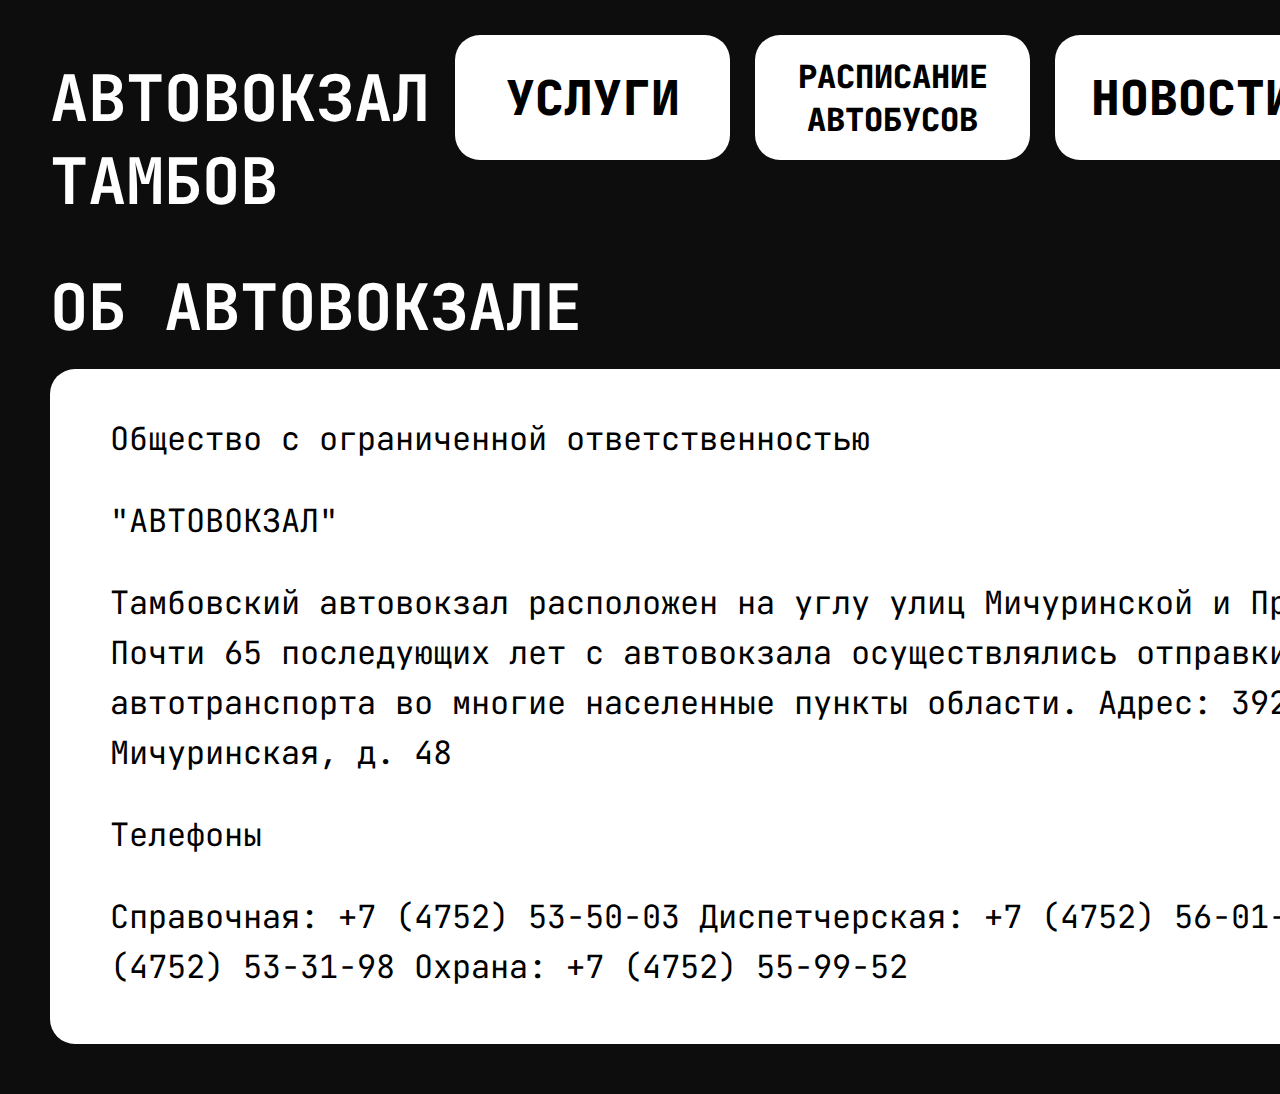
<file: site_str/about_avtovokzal.html>
<!DOCTYPE html>
<html lang="en">
<head>
    <meta name="viewport" content="width=device-width, initial-scale=1">
    <meta charset="UTF-8">
    <title>Об автовокзале</title>
    <link rel = "stylesheet" href = "../css/main_style.css" />
    <link rel = "stylesheet" href = "../css/contact_style.css" />
    <link rel="preconnect" href="https://fonts.googleapis.com">
    <link rel="preconnect" href="https://fonts.gstatic.com/" crossorigin>
    <link href="https://fonts.googleapis.com/css2?family=JetBrains+Mono:ital,wght@0,100..800;1,100..800&display=swap" rel="stylesheet">
</head>
<body>

<div class = "container">
    <div class = "basic_logo item1 basic_padding">
        <h1><a href = "../index.html" class = "a_text_white_search">АВТОВОКЗАЛ</a></h1>
        <h1><a href = "../index.html" class = "a_text_white_search">ТАМБОВ</a></h1>
    </div>
    <div class="basic_padding">
        <button type="button" class = "btn48 item2 "><a href = "services.html" class = "a_text_black">УСЛУГИ</a></button>
    </div>
    <div class="basic_padding">
        <button type="button" class = "btn32 item2 "><a href = "schedule.html" class = "a_text_black">РАСПИСАНИЕ АВТОБУСОВ</a></button>
    </div>
    <div class="basic_padding">
        <button type="button" class = "btn48 item2 "><a href = "news.html" class = "a_text_black">НОВОСТИ</a></button>
    </div>
    <div class="basic_padding">
        <button type="button" class = "btn48 item2 "><a href = "contact.html" class = "a_text_black">КОНТАКТЫ</a></button>
    </div>
</div>

<div class = "basic_logo item1 basic_padding">
    <h1>ОБ АВТОВОКЗАЛЕ</h1>
</div>

<div class = "container">
    <div class = "item4_empty">
        <p class = "text_black_p" id="text_oficial">Общество с ограниченной ответственностью </p>
        <p class = "text_black_p" id="text_oficial">"АВТОВОКЗАЛ"</p>
        <p class = "text_black_p" id="text_oficial">Тамбовский автовокзал расположен на углу улиц Мичуринской и Пролетарской с 1956 года. Почти 65 последующих лет с автовокзала осуществлялись отправки пассажирского автотранспорта во многие населенные пункты области.
            Адрес: 392018, г. Тамбов, ул. Мичуринская, д. 48</p>
        <p class = "text_black_p" id="text_oficial">Телефоны</p>
        <p class = "text_black_p" id="text_oficial">Справочная: +7 (4752) 53-50-03 Диспетчерская: +7 (4752) 56-01-11 Начальник смены: +7 (4752) 53-31-98 Охрана: +7 (4752) 55-99-52</p>
    </div>
</div>


</body>
</html>
</file>
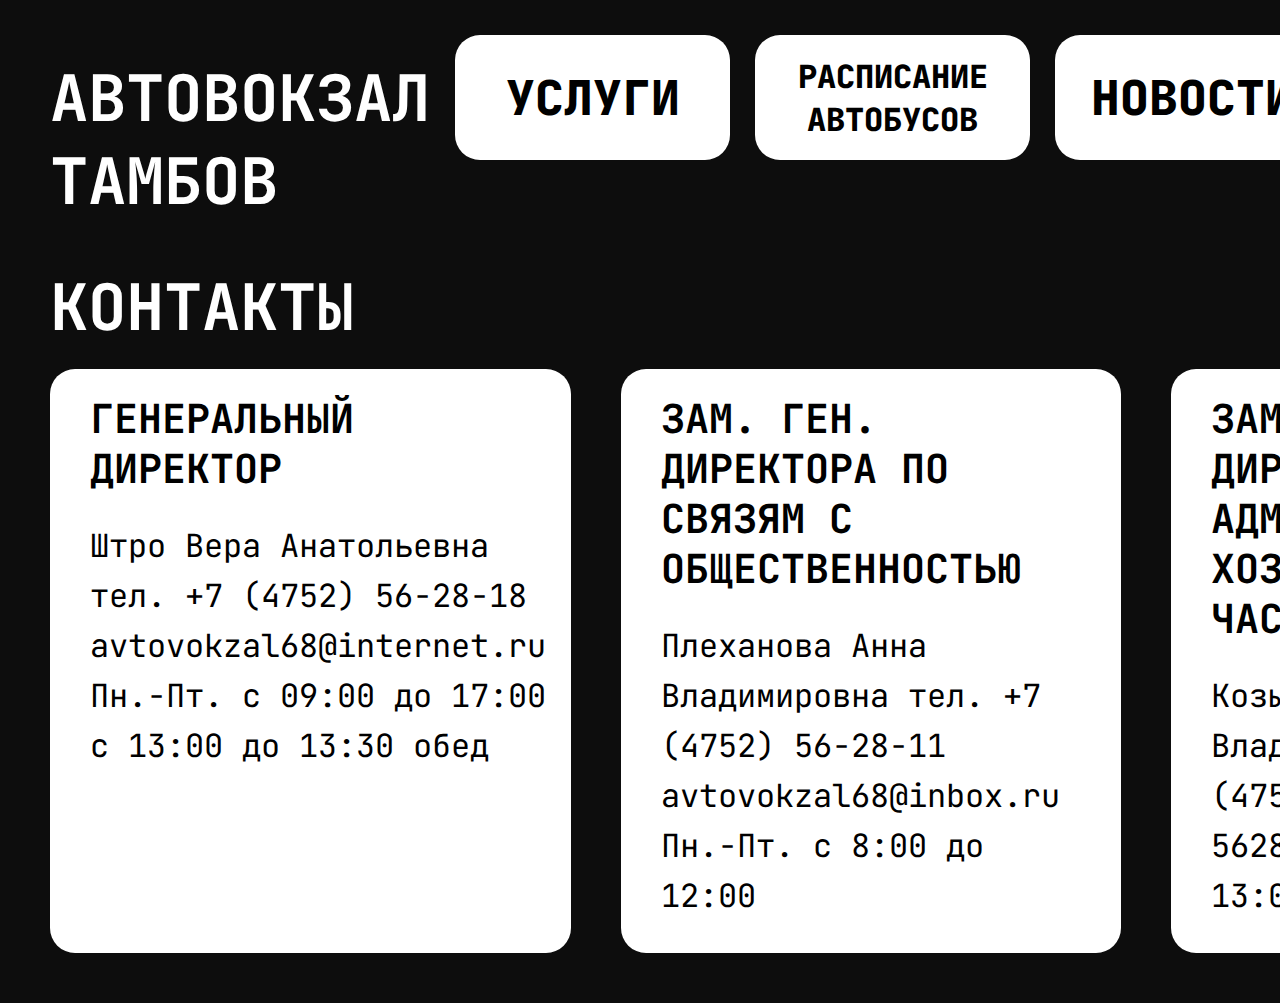
<file: site_str/contact.html>
<!DOCTYPE html>
<html lang="ru">
<head>
    <meta name="viewport" content="width=device-width, initial-scale=1">
    <meta charset="UTF-8">
    <title>Контакты</title>
    <link rel = "stylesheet" href = "../css/main_style.css" />
    <link rel = "stylesheet" href = "../css/contact_style.css" />
    <link rel="preconnect" href="https://fonts.googleapis.com">
    <link rel="preconnect" href="https://fonts.gstatic.com/" crossorigin>
    <link href="https://fonts.googleapis.com/css2?family=JetBrains+Mono:ital,wght@0,100..800;1,100..800&display=swap" rel="stylesheet">
</head>
<body>

<div class = "container">
    <div class = "basic_logo item1 basic_padding">
        <h1><a href = "../index.html" class = "a_text_white_search">АВТОВОКЗАЛ</a></h1>
        <h1><a href = "../index.html" class = "a_text_white_search">ТАМБОВ</a></h1>
    </div>
    <div class="basic_padding">
        <button type="button" class = "btn48 item2 "><a href = "services.html" class = "a_text_black">УСЛУГИ</a></button>
    </div>
    <div class="basic_padding">
        <button type="button" class = "btn32 item2 "><a href = "schedule.html" class = "a_text_black">РАСПИСАНИЕ АВТОБУСОВ</a></button>
    </div>
    <div class="basic_padding">
        <button type="button" class = "btn48 item2 "><a href = "news.html" class = "a_text_black">НОВОСТИ</a></button>
    </div>
    <div class="basic_padding">
        <button type="button" class = "btn48 item2 "><a href = "contact.html" class = "a_text_black">КОНТАКТЫ</a></button>
    </div>
</div>
<div class = "basic_logo item1 basic_padding">
    <h1>КОНТАКТЫ</h1>
</div>

<div class = "container">
    <div class = "contack_block">
        <h1 class = "text_black" id="text_oficial">ГЕНЕРАЛЬНЫЙ ДИРЕКТОР</h1>
        <p class = "text_black_p" id="text_oficial">Штро Вера Анатольевна
            тел. +7 (4752) 56-28-18
            avtovokzal68@internet.ru
            Пн.-Пт. с 09:00 до 17:00
            с 13:00 до 13:30 обед</p>
    </div>
    <div class = "contack_block">
        <h1 class = "text_black" id="text_oficial">ЗАМ. ГЕН. ДИРЕКТОРА ПО СВЯЗЯМ С ОБЩЕСТВЕННОСТЬЮ</h1>
        <p class = "text_black_p" id="text_oficial">Плеханова Анна Владимировна
            тел. +7 (4752) 56-28-11
            avtovokzal68@inbox.ru
            Пн.-Пт. с 8:00 до 12:00</p>
    </div>
    <div class = "contack_block">
        <h1 class = "text_black" id="text_oficial">ЗАМ. ГЕН. ДИРЕКТОРА ПО АДМИНИСТРАТИВНО-ХОЗЯЙСТВЕННОЙ ЧАСТИ</h1>
        <p class = "text_black_p" id="text_oficial">Козырев Максим Владимирович
            тел. +7 (4752) 56-28-11
            562811@bk.ru
            Пн.-Пт. с 13:00 до 17:00</p>
    </div>
</div>


</body>
</html>
</file>
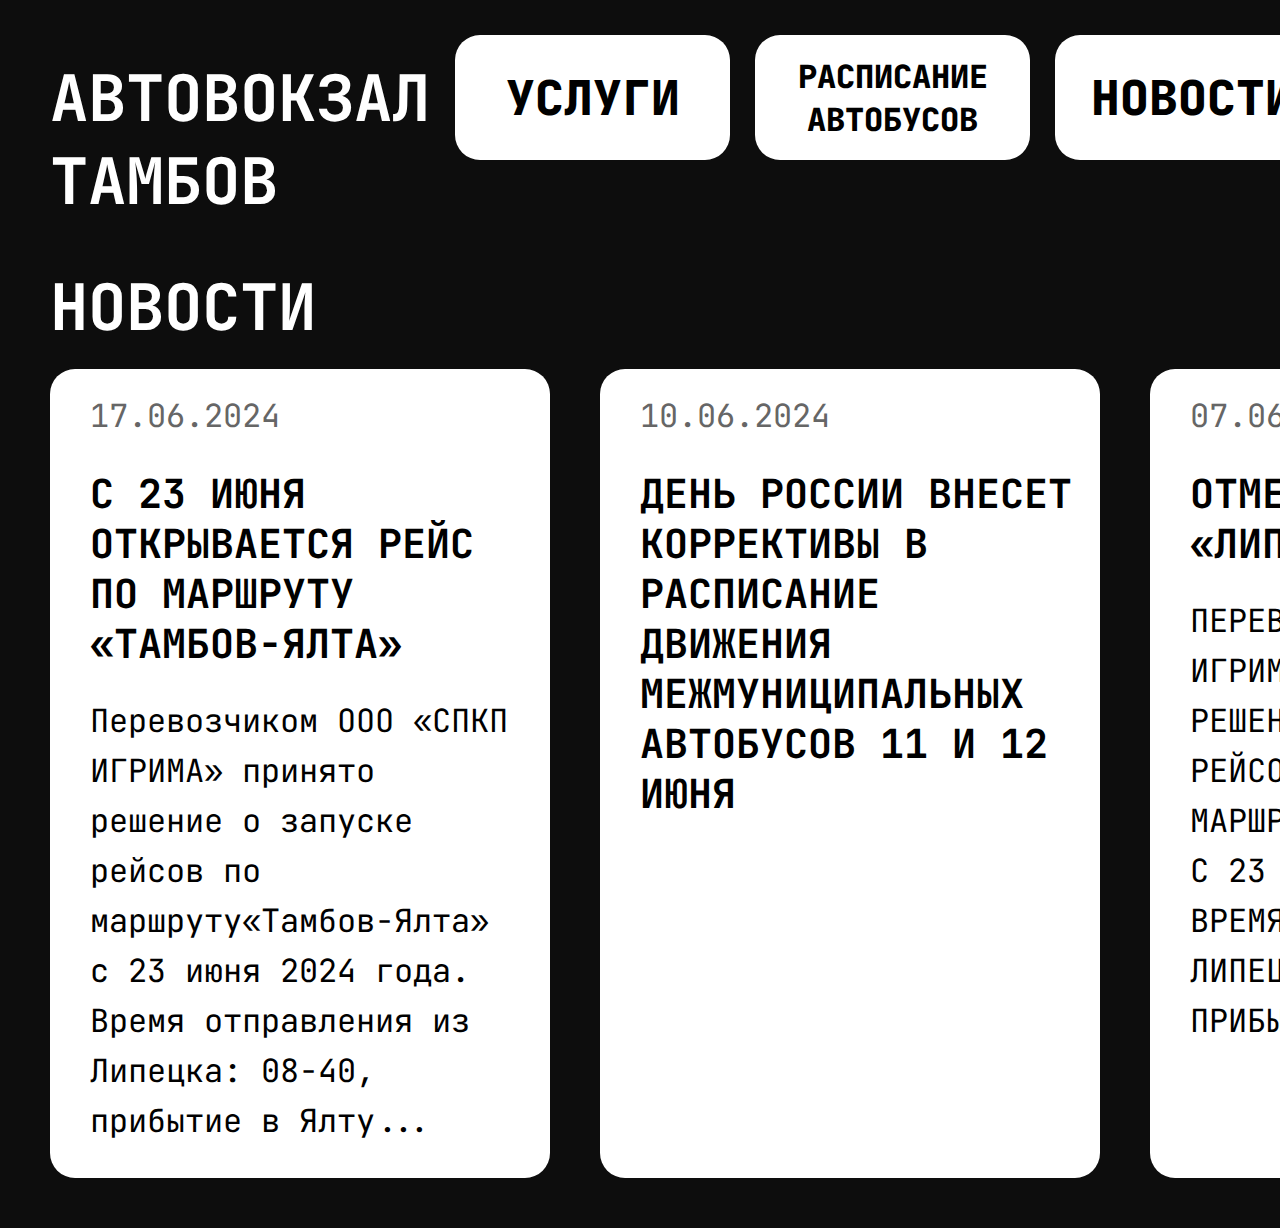
<file: site_str/news.html>
<!DOCTYPE html>
<html lang="ru">
<head>
    <meta name="viewport" content="width=device-width, initial-scale=1">
    <meta charset="UTF-8">
    <title>Новости</title>
    <link rel = "stylesheet" href = "../css/main_style.css" />
    <link rel = "stylesheet" href = "../css/contact_style.css" />
    <link rel="preconnect" href="https://fonts.googleapis.com">
    <link rel="preconnect" href="https://fonts.gstatic.com/" crossorigin>
    <link href="https://fonts.googleapis.com/css2?family=JetBrains+Mono:ital,wght@0,100..800;1,100..800&display=swap" rel="stylesheet">
</head>
<body>

<div class = "container">
    <div class = "basic_logo item1 basic_padding">
        <h1><a href = "../index.html" class = "a_text_white_search">АВТОВОКЗАЛ</a></h1>
        <h1><a href = "../index.html" class = "a_text_white_search">ТАМБОВ</a></h1>
    </div>
    <div class="basic_padding">
        <button type="button" class = "btn48 item2 "><a href = "services.html" class = "a_text_black">УСЛУГИ</a></button>
    </div>
    <div class="basic_padding">
        <button type="button" class = "btn32 item2 "><a href = "schedule.html" class = "a_text_black">РАСПИСАНИЕ АВТОБУСОВ</a></button>
    </div>
    <div class="basic_padding">
        <button type="button" class = "btn48 item2 "><a href = "news.html" class = "a_text_black">НОВОСТИ</a></button>
    </div>
    <div class="basic_padding">
        <button type="button" class = "btn48 item2 "><a href = "contact.html" class = "a_text_black">КОНТАКТЫ</a></button>
    </div>
</div>
<div class = "basic_logo item1 basic_padding">
    <h1>НОВОСТИ</h1>
</div>

<div class = "container">
    <div class = "contack_block">
        <p class = "text_black_p_name" id="text_oficial">17.06.2024</p>
        <h1 class = "text_black" id="text_oficial">С 23 ИЮНЯ ОТКРЫВАЕТСЯ РЕЙС ПО МАРШРУТУ «ТАМБОВ-ЯЛТА»</h1>
        <p class = "text_black_p" id="text_oficial">Перевозчиком ООО «СПКП ИГРИМА» принято решение о запуске рейсов по маршруту«Тамбов-Ялта» с 23 июня 2024 года. Время отправления из Липецка: 08-40, прибытие в Ялту...</p>
    </div>
    <div class = "contack_block">
        <p class = "text_black_p_name" id="text_oficial">10.06.2024</p>
        <h1 class = "text_black" id="text_oficial">ДЕНЬ РОССИИ ВНЕСЕТ КОРРЕКТИВЫ В РАСПИСАНИЕ ДВИЖЕНИЯ МЕЖМУНИЦИПАЛЬНЫХ АВТОБУСОВ 11 И 12 ИЮНЯ</h1>
        <p class = "text_black_p" id="text_oficial"></p>
    </div>
    <div class = "contack_block">
        <p class = "text_black_p_name" id="text_oficial">07.06.2024</p>
        <h1 class = "text_black" id="text_oficial">ОТМЕНА РЕЙСА «ЛИПЕЦК-ТАМБОВ»</h1>
        <p class = "text_black_p" id="text_oficial">ПЕРЕВОЗЧИКОМ ООО «СПКП ИГРИМА» ПРИНЯТО РЕШЕНИЕ О ЗАПУСКЕ РЕЙСОВ ПО МАРШРУТУ«ТАМБОВ-ЯЛТА» С 23 ИЮНЯ 2024 ГОДА. ВРЕМЯ ОТПРАВЛЕНИЯ ИЗ ЛИПЕЦКА: 08-40, ПРИБЫТИЕ В ЯЛТУ...</p>
    </div>
</div>


</body>
</html>
</file>
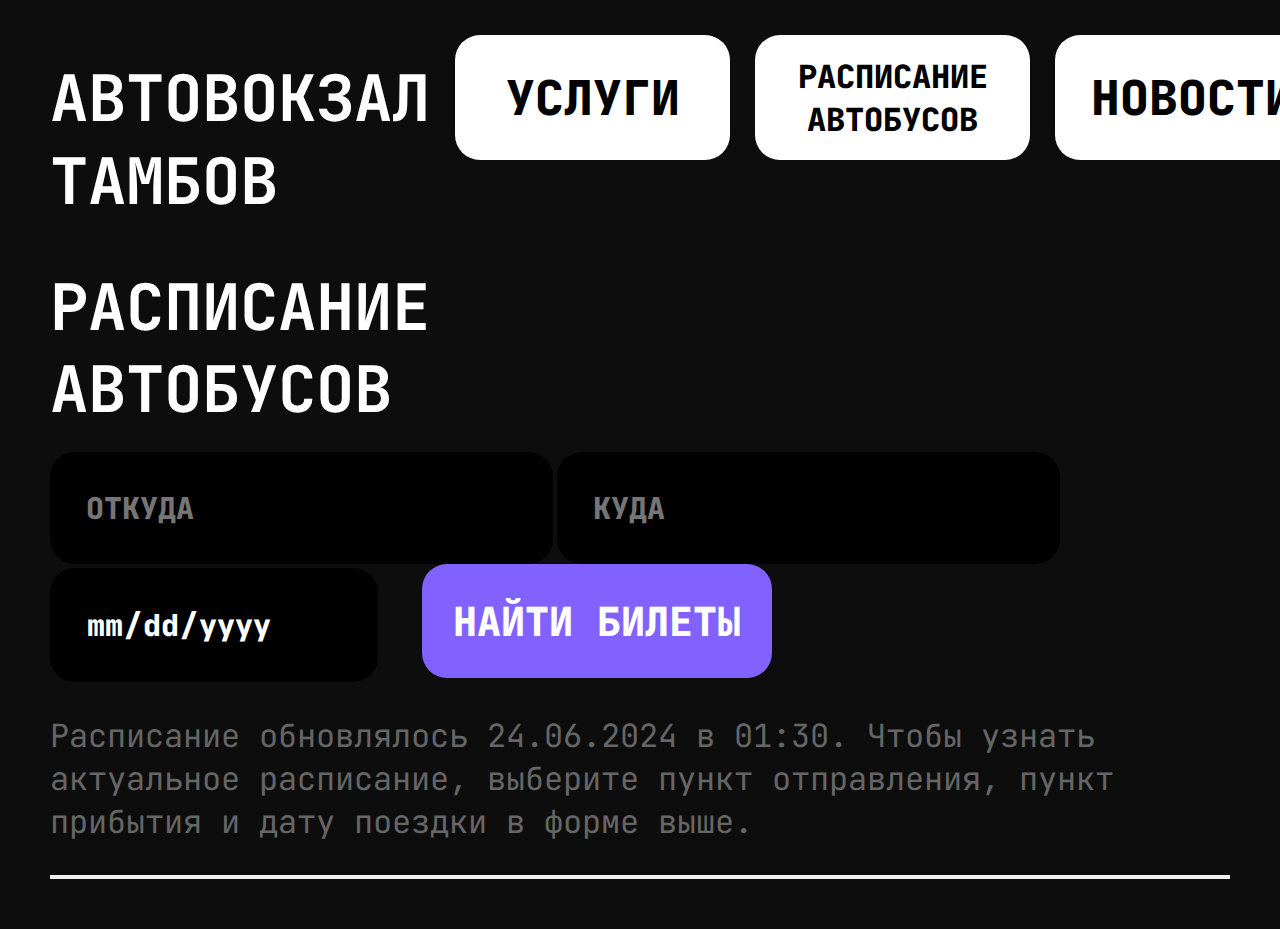
<file: site_str/schedule.html>
<!DOCTYPE html>
<html lang="en">
<head>
    <meta name="viewport" content="width=device-width, initial-scale=1">
    <meta charset="UTF-8">
    <title>Расписание</title>
    <link rel = "stylesheet" href = "../css/main_style.css" />
    <link rel = "stylesheet" href = "../css/contact_style.css" />
    <link rel="preconnect" href="https://fonts.googleapis.com">
    <link rel="preconnect" href="https://fonts.gstatic.com/" crossorigin>
    <link href="https://fonts.googleapis.com/css2?family=JetBrains+Mono:ital,wght@0,100..800;1,100..800&display=swap" rel="stylesheet">
</head>
<body>

<div class = "container">
    <div class = "basic_logo item1 basic_padding">
        <h1><a href = "../index.html" class = "a_text_white_search">АВТОВОКЗАЛ</a></h1>
        <h1><a href = "../index.html" class = "a_text_white_search">ТАМБОВ</a></h1>
    </div>
    <div class="basic_padding">
        <button type="button" class = "btn48 item2 "><a href = "services.html" class = "a_text_black">УСЛУГИ</a></button>
    </div>
    <div class="basic_padding">
        <button type="button" class = "btn32 item2 "><a href = "schedule.html" class = "a_text_black">РАСПИСАНИЕ АВТОБУСОВ</a></button>
    </div>
    <div class="basic_padding">
        <button type="button" class = "btn48 item2 "><a href = "news.html" class = "a_text_black">НОВОСТИ</a></button>
    </div>
    <div class="basic_padding">
        <button type="button" class = "btn48 item2 "><a href = "contact.html" class = "a_text_black">КОНТАКТЫ</a></button>
    </div>
</div>

<div class = "basic_logo item1 basic_padding">
    <h1>РАСПИСАНИЕ</h1>
    <h1>АВТОБУСОВ</h1>
</div>

<div class = "container">
        <div>
            <input type="search" class = "search_str" placeholder="ОТКУДА"></input>
            <input type="search" class = "search_str" placeholder="КУДА"></input>
            <input type="date" class = "search_str search_date" placeholder="ДАТА ПОЕЗДКИ"></input>
            <button type="button" class = "btn40 item5 a_text_white"><a href = "" class = "a_text_white_search">НАЙТИ БИЛЕТЫ</a></button>
        </div>
</div>

<div class = "container">
    <div>
        <p class = "text_black_p_name">Расписание обновлялось 24.06.2024 в 01:30. Чтобы узнать актуальное расписание, выберите пункт отправления, пункт прибытия и дату поездки в форме выше.</p>
    </div>
</div>

<div class = "item7"></div>

</body>
</html>
</file>
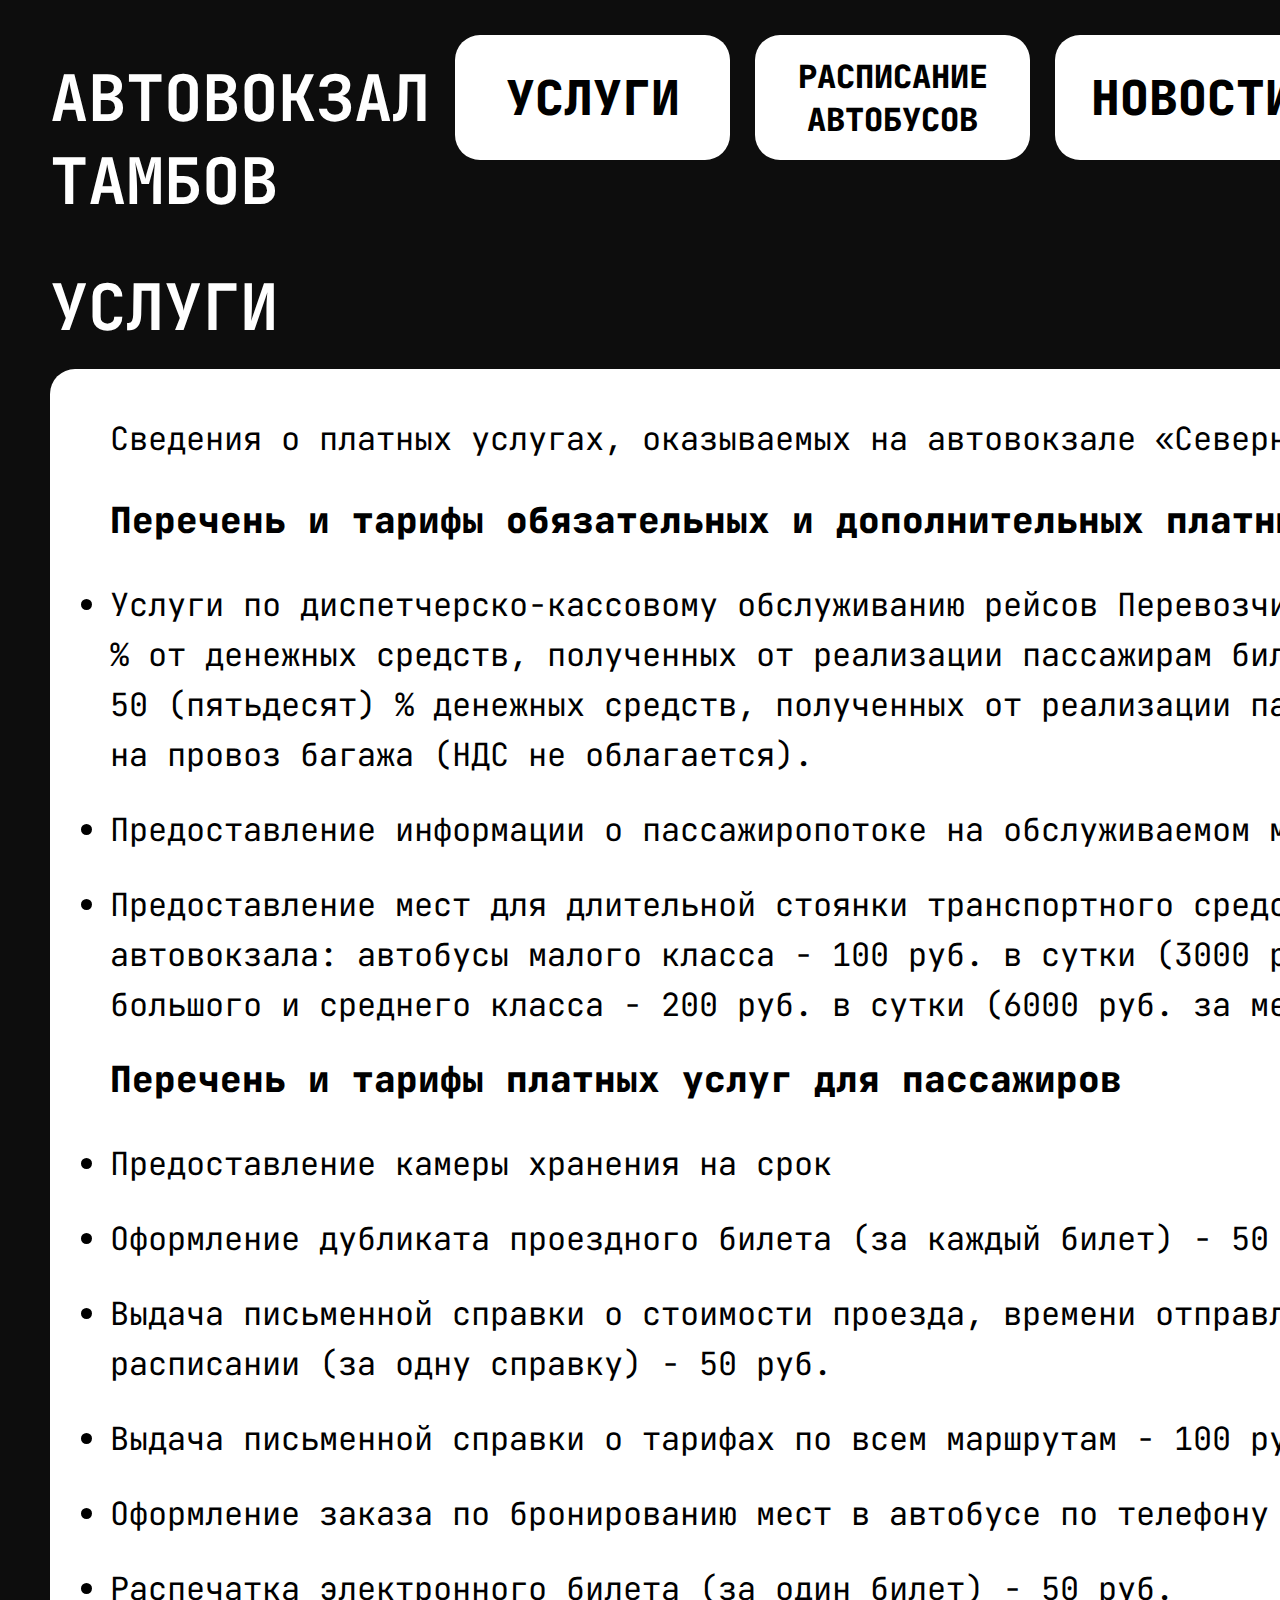
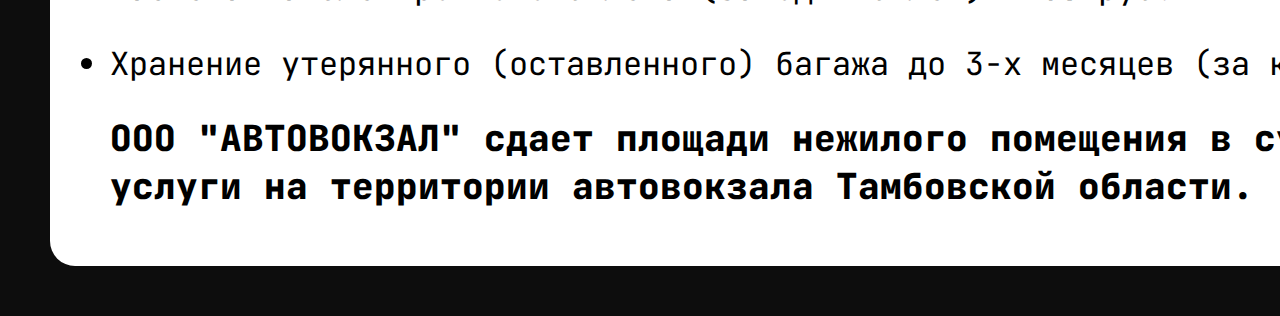
<file: site_str/services.html>
<!DOCTYPE html>
<html lang="ru">
<head>
    <meta name="viewport" content="width=device-width, initial-scale=1">
    <meta charset="UTF-8">
    <title>Услуги</title>
    <link rel = "stylesheet" href = "../css/main_style.css" />
    <link rel = "stylesheet" href = "../css/contact_style.css" />
    <link rel="preconnect" href="https://fonts.googleapis.com">
    <link rel="preconnect" href="https://fonts.gstatic.com/" crossorigin>
    <link href="https://fonts.googleapis.com/css2?family=JetBrains+Mono:ital,wght@0,100..800;1,100..800&display=swap" rel="stylesheet">
</head>
<body>

<div class = "container">
    <div class = "basic_logo item1 basic_padding">
        <h1><a href = "../index.html" class = "a_text_white_search">АВТОВОКЗАЛ</a></h1>
        <h1><a href = "../index.html" class = "a_text_white_search">ТАМБОВ</a></h1>
    </div>
    <div class="basic_padding">
        <button type="button" class = "btn48 item2 "><a href = "services.html" class = "a_text_black">УСЛУГИ</a></button>
    </div>
    <div class="basic_padding">
        <button type="button" class = "btn32 item2 "><a href = "schedule.html" class = "a_text_black">РАСПИСАНИЕ АВТОБУСОВ</a></button>
    </div>
    <div class="basic_padding">
        <button type="button" class = "btn48 item2 "><a href = "news.html" class = "a_text_black">НОВОСТИ</a></button>
    </div>
    <div class="basic_padding">
        <button type="button" class = "btn48 item2 "><a href = "contact.html" class = "a_text_black">КОНТАКТЫ</a></button>
    </div>
</div>

<div class = "basic_logo item1 basic_padding">
    <h1>УСЛУГИ</h1>
</div>

<div class = "container">
    <div class = "item4_empty">
        <p class = "text_black_p" id="text_oficial">Сведения о платных услугах, оказываемых на автовокзале «Северный».</p>
        <p class = "text_black_p" id="text_oficial"></p>
        <p class = "start_txt" id="text_oficial">Перечень и тарифы обязательных и дополнительных платных услуг для перевозчиков</p>
        <li class = "text_black_p" id = "text_oficial">Услуги по диспетчерско-кассовому обслуживанию рейсов Перевозчика составляют 20 (двадцать) % от денежных средств, полученных от реализации пассажирам билетов (НДС не облагается), и 50 (пятьдесят) % денежных средств, полученных от реализации пассажирам багажных квитанций на провоз багажа (НДС не облагается).</li>
        <li class = "text_black_p" id = "text_oficial">Предоставление информации о пассажиропотоке на обслуживаемом маршруте - 500 руб.</li>
        <li class = "text_black_p" id = "text_oficial">Предоставление мест для длительной стоянки транспортного средства на территории автовокзала: автобусы малого класса - 100 руб. в сутки (3000 руб. за месяц)
            автобусы большого и среднего класса - 200 руб. в сутки (6000 руб. за месяц)</li>
        <p class = "start_txt" id="text_oficial">Перечень и тарифы платных услуг для пассажиров</p>
        <li class = "text_black_p" id = "text_oficial">Предоставление камеры хранения на срок</li>
        <li class = "text_black_p" id = "text_oficial">Оформление дубликата проездного билета (за каждый билет) - 50 руб.</li>
        <li class = "text_black_p" id = "text_oficial">Выдача письменной справки о стоимости проезда, времени отправления, отмене рейса, расписании (за одну справку) - 50 руб.</li>
        <li class = "text_black_p" id = "text_oficial">Выдача письменной справки о тарифах по всем маршрутам - 100 руб.</li>
        <li class = "text_black_p" id = "text_oficial">Оформление заказа по бронированию мест в автобусе по телефону - 50 руб.</li>
        <li class = "text_black_p" id = "text_oficial">Распечатка электронного билета (за один билет) - 50 руб.</li>
        <li class = "text_black_p" id = "text_oficial">Хранение утерянного (оставленного) багажа до 3-х месяцев (за каждые сутки) - 300 руб.</li>
        <p class = "start_txt" id="text_oficial">ООО "АВТОВОКЗАЛ" сдает площади нежилого помещения в субаренду под сопутствующие услуги на территории автовокзала Тамбовской области.</p>
    </div>
</div>

</body>
</html>
</file>
<file: css/main_style.css>
/* button */

.btn48 {
    font-family: "JetBrains Mono";
    font-weight:1000;
    font-size:48px;

    border-radius: 25px;
    transition: .2s linear;
    background: #ffffff;
    border: 0;
}
.btn48:hover {
    box-shadow: 0 0 0 4px #8162FF;
}

.btn32 {
    font-family: "JetBrains Mono";
    font-weight:1000;
    font-size:32px;

    border-radius: 25px;
    transition: .2s linear;
    background: #ffffff;
    border: 0;
}
.btn32:hover {
    box-shadow: 0 0 0 4px #8162FF;
}

.btn40 {
    font-family: "JetBrains Mono";
    font-weight:1000;
    font-size:40px;

    border-radius: 25px;
    transition: .2s linear;
    background: #8162ff;
    border: 0;
}
.btn40:hover {
    box-shadow: 0 0 0 4px #2c00c6;
}

.btn32_black {
    font-family: "JetBrains Mono";
    font-weight:1000;
    font-size:32px;

    border-radius: 25px;
    transition: .2s linear;
    background: #000000;
    border: 0;
}
.btn32_black:hover {
    box-shadow: 0 0 0 4px #8162FF;
}

/* ссылка в кнопке */
a {
    text-decoration: none;
}
a:hover {
    /* Цвет при наведении */
    color: #8162FF;
}

a:active {
    /* Цвет ссылки при клике */
    color: #BBAAFF;
}

/* video-background */
#myVideo {
    position: absolute;
    top: 0;
    left: 0;
    width: 100%;
    z-index: -100;
}

/* остальное */

body {
    margin-left: 50px;
    margin-right: 50px;
    margin-bottom: 50px;
    margin-top: 35px;
    background: black;
}

.basic_logo {
    color: #ffffff;
    line-height: 40px;
    font-family: "JetBrains Mono";
    font-weight:1000;
    font-size:32px;
}
.container {
    max-width: 1980px;
    display: flex;
    justify-content: flex-start; /* Это свойство выравнивает блоки к концу контейнера (вправо) */
}

.item1 {
    width: 650px;
}
.item2 {
    width: 275px;
    height: 125px;
}

.item3 {
    flex: 1;
    background-color: #f0f0f0;
    padding: 20px;
}

.item4_empty {
    flex: 0 0 1780px;
    background-color: #fff;
    padding: 20px;
    border-radius: 25px;
}

.item5 {
    width: 350px;
    height: 114px;
    margin-left: 40px;
}

.item6 {
    align-items: center;
    width: 1780px;
    height: 200px;
}

.item7 {
    flex: 1;
    background-color: #f0f0f0;
    padding: 2px;
}


#search_date {
    max-width: 100%;
}

.search_str {
    border: none;
    padding: 36px;
    font-size: 30px;
    font-family: "JetBrains Mono";
    color: #ffffff;
    background-color: #000000;
    font-weight:1000;
    transition: all 0.3s ease-in-out;
    border-radius: 25px;
}

.input::placeholder {
    color: #421ed5;
}

.input:focus {
    box-shadow: 0 0 10px rgb(83, 60, 175);
    border-color: #8162ff;
}

.input:focus::placeholder {
    color: #8162ff;
}

.basic_padding{
    margin-right: 25px;
}

#text_black{
    font-family: "JetBrains Mono";
    font-weight:1000;
    color:black;
    font-size: 48px;
    line-height: 15px;
}

#text_oficial {
    margin-left: 40px;
    margin-top: 25px;
}

#clock {
    font-size: 96px;
    font-weight:1000;
    margin-top: 50px;

    font-family: "JetBrains Mono";
    color:black;
    line-height: 15px;
    padding-bottom: 35px;
}

#text_clock{
    font-family: "JetBrains Mono";
    font-weight:1000;
    color:black;
    font-size: 90px;
}

#button_clock{
    padding-left: 710px;
    padding-top: 250px;
}

.center {
    text-align: center;
}

.a_text_black {
    color: black;
}

.a_text_white {
    color: white;
}

.a_text_white_search {
    color: white;
}

.a_text_white_search:hover {
    /* Цвет при наведении */
    color: #e6b5ff;
}

.start_txt{
    font-family: "JetBrains Mono";
    font-weight:1000;
    color:black;
    font-size: 36px;
}

#date {
    font-family: "JetBrains Mono";
    color:#666666;
    font-size: 32px;
    padding-right: 25px;
}
</file>
<file: css/contact_style.css>
body{
    background-color: #0D0D0D;
}

.contack_block {
    flex: 0 0 500px;
    background-color: #fff;
    margin-right: 50px;
    border-radius: 25px;
}

.text_black{
    font-family: "JetBrains Mono";
    color:black;
    font-size: 40px;
    line-height: 50px;
    padding-right: 25px;
}

.text_black_p{
    font-family: "JetBrains Mono";
    color:black;
    font-size: 32px;
    line-height: 50px;
    padding-right: 25px;
}

.text_black_p_name{
    font-family: "JetBrains Mono";
    color:#666666;
    font-size: 32px;
    padding-right: 25px;
}
</file>
